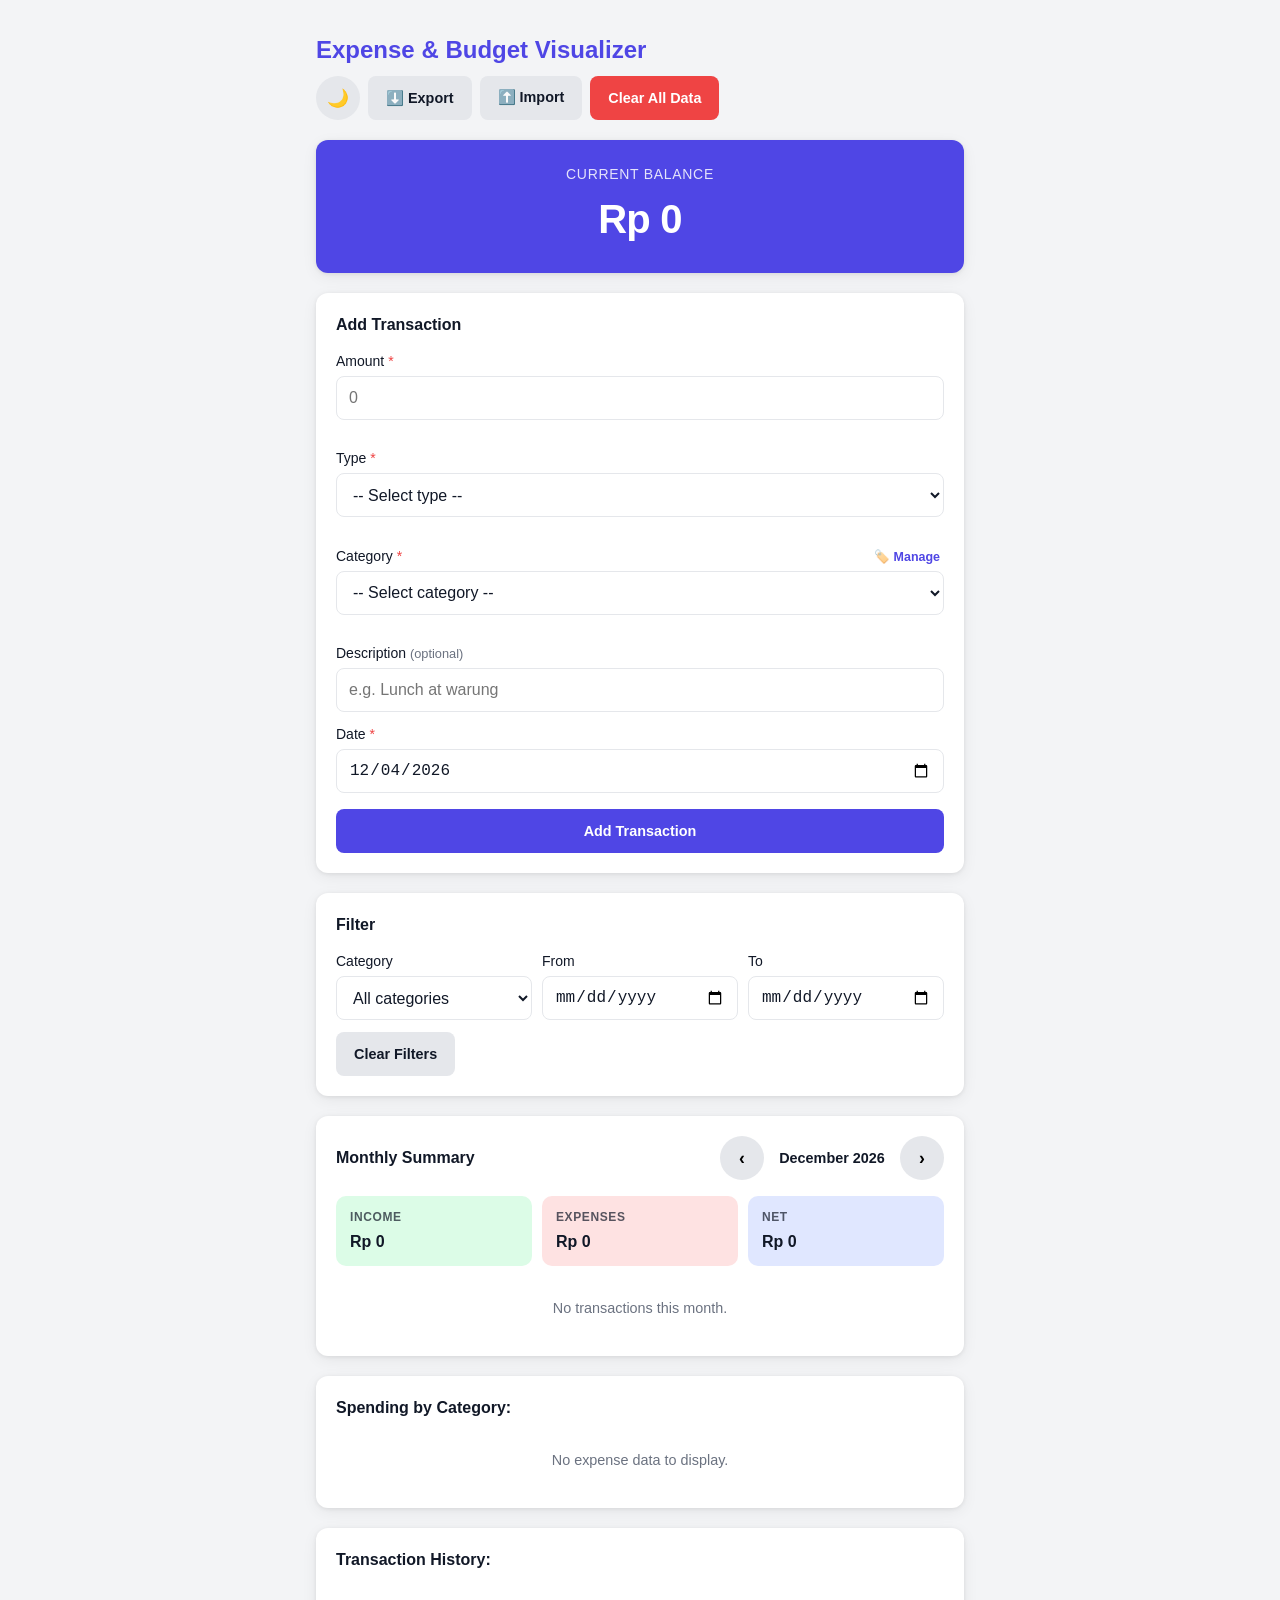
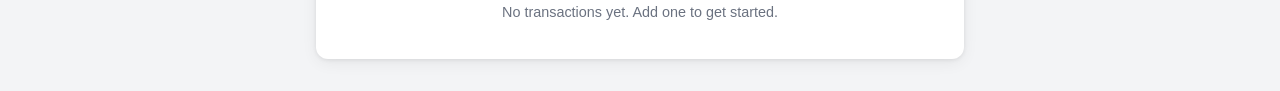
<file: index.html>
<!DOCTYPE html>
<html lang="en">
  <head>
    <meta charset="UTF-8" />
    <meta name="viewport" content="width=device-width, initial-scale=1.0" />
    <title>Expense &amp; Budget Visualizer</title>
    <link rel="stylesheet" href="css/style.css" />
  </head>
  <body>

    <!-- Storage warning banner (hidden by default) -->
    <div id="storage-warning" class="storage-warning hidden" role="alert">
      ⚠️ Local Storage is unavailable. Data will not be saved this session.
    </div>

    <div class="app-wrapper">

      <!-- HEADER -->
      <header class="app-header">
        <h1>Expense &amp; Budget Visualizer</h1>
        <div class="header-actions">
          <button id="btn-theme-toggle" class="btn btn-icon-round" type="button" title="Toggle dark/light mode" aria-label="Toggle dark/light mode">
            🌙
          </button>
          <button id="btn-export" class="btn btn-secondary" type="button" title="Export data as JSON backup">
            ⬇️ Export
          </button>
          <label id="btn-import-label" class="btn btn-secondary" title="Import data from JSON backup">
            ⬆️ Import
            <input type="file" id="input-import-file" accept=".json" style="display:none" />
          </label>
          <button id="btn-clear-all" class="btn btn-danger" type="button">
            Clear All Data
          </button>
        </div>
      </header>

      <!-- BALANCE CARD -->
      <section class="balance-card" aria-label="Current Balance">
        <p class="balance-label">Current Balance</p>
        <p id="balance-display" class="balance-amount neutral">Rp 0</p>
      </section>

      <!-- ADD TRANSACTION FORM -->
      <section class="card form-section" aria-label="Add Transaction">
        <h2>Add Transaction</h2>
        <form id="transaction-form" novalidate>

          <div class="form-row">
            <label for="input-amount">Amount <span class="required">*</span></label>
            <input
              type="number"
              id="input-amount"
              name="amount"
              min="0.01"
              step="0.01"
              placeholder="0"
              autocomplete="off"
            />
            <span class="field-error" id="error-amount"></span>
          </div>

          <div class="form-row">
            <label for="input-type">Type <span class="required">*</span></label>
            <select id="input-type" name="type">
              <option value="">-- Select type --</option>
              <option value="income">Income</option>
              <option value="expense">Expense</option>
            </select>
            <span class="field-error" id="error-type"></span>
          </div>

          <div class="form-row">
            <div class="category-label-row">
              <label for="input-category">Category <span class="required">*</span></label>
              <button id="btn-manage-categories" class="btn-link" type="button">🏷️ Manage</button>
            </div>
            <select id="input-category" name="category">
              <!-- options populated by JS -->
            </select>
            <div id="new-category-row" class="new-category-row hidden">
              <input
                type="text"
                id="input-new-category"
                placeholder="Enter category name…"
                maxlength="32"
                autocomplete="off"
              />
              <button type="button" id="btn-save-category" class="btn btn-primary">Add</button>
              <button type="button" id="btn-cancel-category" class="btn btn-secondary">Cancel</button>
            </div>
            <span class="field-error" id="error-category"></span>
          </div>

          <div class="form-row">
            <label for="input-description">
              Description <span class="optional">(optional)</span>
            </label>
            <input
              type="text"
              id="input-description"
              name="description"
              placeholder="e.g. Lunch at warung"
              autocomplete="off"
            />
          </div>

          <div class="form-row">
            <label for="input-date">Date <span class="required">*</span></label>
            <input type="date" id="input-date" name="date" />
          </div>

          <button type="submit" class="btn btn-primary btn-full">
            Add Transaction
          </button>
        </form>
      </section>

      <!-- FILTER BAR -->
      <section class="card filter-section" aria-label="Filter Transactions">
        <h2>Filter</h2>
        <div class="filter-grid">
          <div class="form-row">
            <label for="filter-category">Category</label>
            <select id="filter-category">
              <!-- options populated by JS -->
            </select>
          </div>
          <div class="form-row">
            <label for="filter-date-from">From</label>
            <input type="date" id="filter-date-from" />
          </div>
          <div class="form-row">
            <label for="filter-date-to">To</label>
            <input type="date" id="filter-date-to" />
          </div>
        </div>
        <button id="btn-clear-filters" class="btn btn-secondary" type="button">
          Clear Filters
        </button>
      </section>

      <!-- MONTHLY SUMMARY -->
      <section class="card summary-section" aria-label="Monthly Summary">
        <div class="summary-header">
          <h2>Monthly Summary</h2>
          <div class="month-nav">
            <button id="btn-month-prev" class="btn btn-icon-round" type="button" aria-label="Previous month">‹</button>
            <span id="month-label" class="month-label"></span>
            <button id="btn-month-next" class="btn btn-icon-round" type="button" aria-label="Next month">›</button>
          </div>
        </div>
        <div class="summary-grid">
          <div class="summary-card income">
            <span class="summary-card-label">Income</span>
            <span id="summary-income" class="summary-card-value">Rp 0</span>
          </div>
          <div class="summary-card expense">
            <span class="summary-card-label">Expenses</span>
            <span id="summary-expense" class="summary-card-value">Rp 0</span>
          </div>
          <div class="summary-card net">
            <span class="summary-card-label">Net</span>
            <span id="summary-net" class="summary-card-value">Rp 0</span>
          </div>
        </div>
        <p id="summary-empty" class="empty-state hidden">No transactions this month.</p>
        <div id="summary-bar-container" class="summary-bar-container">
          <div class="summary-bar-wrap">
            <span class="summary-bar-label">Income</span>
            <div class="summary-bar-track">
              <div id="bar-income" class="summary-bar bar-income" style="width:0%"></div>
            </div>
          </div>
          <div class="summary-bar-wrap">
            <span class="summary-bar-label">Expenses</span>
            <div class="summary-bar-track">
              <div id="bar-expense" class="summary-bar bar-expense" style="width:0%"></div>
            </div>
          </div>
        </div>
      </section>

      <!-- SPENDING CHART -->
      <section class="card chart-section" aria-label="Spending by Category">
        <h2>Spending by Category:</h2>
        <div id="chart-container" class="chart-container">
          <canvas
            id="expense-chart"
            width="300"
            height="300"
            aria-label="Expense pie chart"
          ></canvas>
          <div id="chart-legend" class="chart-legend"></div>
        </div>
        <p id="chart-empty" class="empty-state hidden">No expense data to display.</p>
        <div id="chart-tooltip" class="chart-tooltip hidden" aria-live="polite"></div>
      </section>

      <!-- TRANSACTION HISTORY -->
      <section class="card list-section" aria-label="Transaction History">
        <h2>Transaction History:</h2>
        <ul id="transaction-list" class="transaction-list" aria-live="polite"></ul>
        <p id="list-empty" class="empty-state">
          No transactions yet. Add one to get started.
        </p>
        <button
          id="btn-load-more"
          class="btn btn-secondary btn-full hidden"
          type="button"
        >
          Load more
        </button>
      </section>

    </div><!-- /.app-wrapper -->

    <!-- MANAGE CATEGORIES MODAL -->
    <div id="cat-modal-overlay" class="modal-overlay hidden" role="dialog" aria-modal="true" aria-labelledby="cat-modal-title">
      <div class="modal-box modal-box-wide">
        <div class="modal-header">
          <h3 id="cat-modal-title">Manage Custom Categories</h3>
          <button id="btn-close-cat-modal" class="btn btn-icon" type="button" aria-label="Close">✕</button>
        </div>
        <p class="modal-subtitle">You can only delete categories you created. Built-in categories cannot be removed.</p>
        <ul id="cat-modal-list" class="cat-modal-list" aria-live="polite"></ul>
        <p id="cat-modal-empty" class="empty-state hidden">No custom categories yet. Add one from the form above.</p>
      </div>
    </div>

    <!-- CONFIRMATION MODAL -->
    <div id="modal-overlay" class="modal-overlay hidden" role="dialog" aria-modal="true" aria-labelledby="modal-message">
      <div class="modal-box">
        <p id="modal-message" class="modal-message"></p>
        <div class="modal-actions">
          <button id="modal-cancel" class="btn btn-secondary" type="button">Cancel</button>
          <button id="modal-confirm" class="btn btn-danger" type="button">Confirm</button>
        </div>
      </div>
    </div>

    <script src="js/app.js"></script>
  </body>
</html>
</file>
<file: css/style.css>
/* ============================================================
   RESET & BASE
   ============================================================ */
*, *::before, *::after {
  box-sizing: border-box;
  margin: 0;
  padding: 0;
}

:root {
  --color-primary:     #4f46e5;
  --color-primary-dk:  #3730a3;
  --color-danger:      #ef4444;
  --color-danger-dk:   #b91c1c;
  --color-secondary:   #6b7280;
  --color-income:      #16a34a;
  --color-expense:     #dc2626;
  --color-neutral:     #111827;
  --color-bg:          #f3f4f6;
  --color-surface:     #ffffff;
  --color-border:      #e5e7eb;
  --color-text:        #111827;
  --color-text-muted:  #6b7280;
  --radius:            12px;
  --shadow:            0 1px 4px rgba(0,0,0,.08), 0 4px 16px rgba(0,0,0,.06);
  --transition:        0.2s ease;
  --max-width:         680px;
}

html {
  font-size: 16px;
  -webkit-text-size-adjust: 100%;
}

body {
  font-family: -apple-system, BlinkMacSystemFont, "Segoe UI", Roboto, Helvetica, Arial, sans-serif;
  background: var(--color-bg);
  color: var(--color-text);
  line-height: 1.5;
  min-height: 100vh;
}

/* ============================================================
   STORAGE WARNING
   ============================================================ */
.storage-warning {
  background: #fef3c7;
  color: #92400e;
  text-align: center;
  padding: 10px 16px;
  font-size: 0.875rem;
  font-weight: 500;
}

/* ============================================================
   APP WRAPPER
   ============================================================ */
.app-wrapper {
  max-width: var(--max-width);
  margin: 0 auto;
  padding: 16px;
  display: flex;
  flex-direction: column;
  gap: 16px;
}

/* ============================================================
   HEADER
   ============================================================ */
.app-header {
  display: flex;
  align-items: center;
  justify-content: space-between;
  flex-wrap: wrap;
  gap: 8px;
}

.app-header h1 {
  font-size: 1.25rem;
  font-weight: 700;
  color: var(--color-primary);
}

/* ============================================================
   BALANCE CARD
   ============================================================ */
.balance-card {
  background: var(--color-primary);
  color: #fff;
  border-radius: var(--radius);
  padding: 24px 20px;
  text-align: center;
  box-shadow: var(--shadow);
}

.balance-label {
  font-size: 0.875rem;
  opacity: 0.85;
  margin-bottom: 4px;
  text-transform: uppercase;
  letter-spacing: 0.05em;
}

.balance-amount {
  font-size: 2rem;
  font-weight: 700;
  letter-spacing: -0.02em;
}

.balance-amount.positive { color: #bbf7d0; }
.balance-amount.negative { color: #fca5a5; }
.balance-amount.neutral  { color: #ffffff; }

/* ============================================================
   CARDS
   ============================================================ */
.card {
  background: var(--color-surface);
  border-radius: var(--radius);
  padding: 20px;
  box-shadow: var(--shadow);
}

.card h2 {
  font-size: 1rem;
  font-weight: 600;
  margin-bottom: 14px;
  color: var(--color-text);
}

/* ============================================================
   FORM
   ============================================================ */
.form-row {
  display: flex;
  flex-direction: column;
  gap: 4px;
  margin-bottom: 12px;
}

.form-row label {
  font-size: 0.875rem;
  font-weight: 500;
  color: var(--color-text);
}

.form-row input,
.form-row select {
  width: 100%;
  padding: 10px 12px;
  border: 1px solid var(--color-border);
  border-radius: 8px;
  font-size: 1rem;
  background: var(--color-surface);
  color: var(--color-text);
  transition: border-color var(--transition);
  min-height: 44px;
  appearance: auto;
}

.form-row input:focus,
.form-row select:focus {
  outline: none;
  border-color: var(--color-primary);
  box-shadow: 0 0 0 3px rgba(79,70,229,.15);
}

.form-row input.invalid,
.form-row select.invalid {
  border-color: var(--color-danger);
}

.field-error {
  font-size: 0.78rem;
  color: var(--color-danger);
  min-height: 1em;
}

.required { color: var(--color-danger); }
.optional  { color: var(--color-text-muted); font-size: 0.8rem; }

/* ============================================================
   FILTER
   ============================================================ */
.filter-grid {
  display: grid;
  grid-template-columns: 1fr 1fr 1fr;
  gap: 10px;
}

@media (max-width: 480px) {
  .filter-grid {
    grid-template-columns: 1fr;
  }
}

/* ============================================================
   BUTTONS
   ============================================================ */
.btn {
  display: inline-flex;
  align-items: center;
  justify-content: center;
  padding: 10px 18px;
  border: none;
  border-radius: 8px;
  font-size: 0.9rem;
  font-weight: 600;
  cursor: pointer;
  transition: background var(--transition), transform var(--transition);
  min-height: 44px;
  min-width: 44px;
  text-decoration: none;
}

.btn:active { transform: scale(0.97); }

.btn-primary {
  background: var(--color-primary);
  color: #fff;
}
.btn-primary:hover { background: var(--color-primary-dk); }

.btn-secondary {
  background: var(--color-border);
  color: var(--color-text);
}
.btn-secondary:hover { background: #d1d5db; }

.btn-danger {
  background: var(--color-danger);
  color: #fff;
}
.btn-danger:hover { background: var(--color-danger-dk); }

.btn-icon {
  background: transparent;
  color: var(--color-danger);
  padding: 6px;
  border-radius: 6px;
  font-size: 1rem;
  min-height: 44px;
  min-width: 44px;
}
.btn-icon:hover { background: #fee2e2; }

.btn-full { width: 100%; margin-top: 4px; }

/* ============================================================
   CHART
   ============================================================ */
.chart-container {
  display: flex;
  flex-wrap: wrap;
  align-items: center;
  gap: 20px;
  justify-content: center;
}

#expense-chart {
  max-width: 260px;
  max-height: 260px;
  width: 100%;
  height: auto;
  cursor: pointer;
}

.chart-legend {
  display: flex;
  flex-direction: column;
  gap: 6px;
  font-size: 0.85rem;
}

.legend-item {
  display: flex;
  align-items: center;
  gap: 8px;
}

.legend-color {
  width: 14px;
  height: 14px;
  border-radius: 3px;
  flex-shrink: 0;
}

.chart-tooltip {
  position: fixed;
  background: rgba(17,24,39,.9);
  color: #fff;
  padding: 8px 12px;
  border-radius: 8px;
  font-size: 0.82rem;
  pointer-events: none;
  z-index: 100;
  max-width: 180px;
  line-height: 1.5;
}

/* ============================================================
   TRANSACTION LIST
   ============================================================ */
.transaction-list {
  list-style: none;
  display: flex;
  flex-direction: column;
  gap: 10px;
}

.transaction-item {
  display: flex;
  align-items: center;
  justify-content: space-between;
  gap: 10px;
  padding: 12px 14px;
  border: 1px solid var(--color-border);
  border-radius: 10px;
  background: var(--color-bg);
  transition: box-shadow var(--transition);
}

.transaction-item:hover {
  box-shadow: 0 2px 8px rgba(0,0,0,.08);
}

.tx-info {
  display: flex;
  flex-direction: column;
  gap: 2px;
  flex: 1;
  min-width: 0;
}

.tx-title {
  font-weight: 600;
  font-size: 0.925rem;
  white-space: nowrap;
  overflow: hidden;
  text-overflow: ellipsis;
}

.tx-meta {
  font-size: 0.78rem;
  color: var(--color-text-muted);
}

.tx-amount {
  font-weight: 700;
  font-size: 1rem;
  white-space: nowrap;
}

.tx-amount.income  { color: var(--color-income); }
.tx-amount.expense { color: var(--color-expense); }

/* ============================================================
   EMPTY STATE
   ============================================================ */
.empty-state {
  text-align: center;
  color: var(--color-text-muted);
  font-size: 0.9rem;
  padding: 16px 0;
}

/* ============================================================
   UTILITY
   ============================================================ */
.hidden { display: none !important; }

/* ============================================================
   RESPONSIVE
   ============================================================ */
@media (min-width: 600px) {
  .app-wrapper { padding: 24px 16px; }
  .app-header h1 { font-size: 1.5rem; }
  .balance-amount { font-size: 2.5rem; }
}

@media (min-width: 900px) {
  .app-wrapper { padding: 32px 16px; gap: 20px; }
}

/* ============================================================
   CONFIRMATION MODAL
   ============================================================ */
.modal-overlay {
  position: fixed;
  inset: 0;
  background: rgba(0, 0, 0, 0.5);
  display: flex;
  align-items: center;
  justify-content: center;
  z-index: 200;
  padding: 16px;
}

.modal-box {
  background: var(--color-surface);
  border-radius: var(--radius);
  padding: 24px 20px;
  max-width: 360px;
  width: 100%;
  box-shadow: 0 8px 32px rgba(0, 0, 0, 0.2);
}

.modal-message {
  font-size: 0.95rem;
  line-height: 1.5;
  margin-bottom: 20px;
  color: var(--color-text);
}

.modal-actions {
  display: flex;
  gap: 10px;
  justify-content: flex-end;
}

/* ============================================================
   CUSTOM CATEGORY — INLINE INPUT ROW
   ============================================================ */
.new-category-row {
  display: flex;
  gap: 8px;
  align-items: center;
  margin-top: 6px;
  flex-wrap: wrap;
}

.new-category-row input {
  flex: 1;
  min-width: 140px;
  padding: 8px 12px;
  border: 1px solid var(--color-primary);
  border-radius: 8px;
  font-size: 0.9rem;
  min-height: 44px;
  background: var(--color-surface);
  color: var(--color-text);
  transition: border-color var(--transition);
}

.new-category-row input:focus {
  outline: none;
  box-shadow: 0 0 0 3px rgba(79,70,229,.15);
}

.new-category-row .btn {
  padding: 8px 14px;
  font-size: 0.85rem;
}

/* ── Category color dot in transaction list ── */
.tx-category-dot {
  width: 10px;
  height: 10px;
  border-radius: 50%;
  flex-shrink: 0;
  display: inline-block;
}

/* ============================================================
   SECTION HEADER (title + manage button side by side)
   ============================================================ */
.section-header {
  display: flex;
  align-items: center;
  justify-content: space-between;
  flex-wrap: wrap;
  gap: 8px;
  margin-bottom: 14px;
}

.section-header h2 {
  margin-bottom: 0;
}

.btn-sm {
  padding: 6px 12px;
  font-size: 0.8rem;
  min-height: 36px;
}

/* ============================================================
   MANAGE CATEGORIES MODAL
   ============================================================ */
.modal-box-wide {
  max-width: 480px;
}

.modal-header {
  display: flex;
  align-items: center;
  justify-content: space-between;
  margin-bottom: 6px;
}

.modal-header h3 {
  font-size: 1rem;
  font-weight: 700;
  color: var(--color-text);
}

.modal-subtitle {
  font-size: 0.82rem;
  color: var(--color-text-muted);
  margin-bottom: 16px;
  line-height: 1.4;
}

.cat-modal-list {
  list-style: none;
  display: flex;
  flex-direction: column;
  gap: 8px;
  max-height: 320px;
  overflow-y: auto;
}

.cat-modal-item {
  display: flex;
  align-items: center;
  gap: 10px;
  padding: 10px 12px;
  border: 1px solid var(--color-border);
  border-radius: 8px;
  background: var(--color-bg);
}

.cat-modal-dot {
  width: 12px;
  height: 12px;
  border-radius: 50%;
  flex-shrink: 0;
}

.cat-modal-name {
  flex: 1;
  font-weight: 600;
  font-size: 0.9rem;
}

.cat-modal-usage {
  font-size: 0.78rem;
  color: var(--color-text-muted);
  white-space: nowrap;
}

.btn-icon-sm {
  min-height: 36px;
  min-width: 36px;
  font-size: 0.9rem;
}

/* ============================================================
   CATEGORY LABEL ROW — label + manage button side by side
   ============================================================ */
.category-label-row {
  display: flex;
  align-items: center;
  justify-content: space-between;
  gap: 8px;
}

.btn-link {
  background: none;
  border: none;
  color: var(--color-primary);
  font-size: 0.78rem;
  font-weight: 600;
  cursor: pointer;
  padding: 2px 4px;
  border-radius: 4px;
  transition: color var(--transition), background var(--transition);
  white-space: nowrap;
  min-height: unset;
}

.btn-link:hover {
  color: var(--color-primary-dk);
  background: rgba(79,70,229,.08);
}

/* ============================================================
   MANAGE CATEGORIES MODAL
   ============================================================ */
.modal-box-wide {
  max-width: 440px;
}

.modal-header {
  display: flex;
  align-items: center;
  justify-content: space-between;
  margin-bottom: 4px;
}

.modal-header h3 {
  font-size: 1rem;
  font-weight: 700;
  color: var(--color-text);
}

.modal-subtitle {
  font-size: 0.8rem;
  color: var(--color-text-muted);
  margin-bottom: 14px;
}

.cat-modal-list {
  list-style: none;
  display: flex;
  flex-direction: column;
  gap: 8px;
  max-height: 320px;
  overflow-y: auto;
}

.cat-modal-item {
  display: flex;
  align-items: center;
  gap: 10px;
  padding: 10px 12px;
  border: 1px solid var(--color-border);
  border-radius: 8px;
  background: var(--color-bg);
}

.cat-modal-dot {
  width: 12px;
  height: 12px;
  border-radius: 50%;
  flex-shrink: 0;
}

.cat-modal-name {
  flex: 1;
  font-size: 0.9rem;
  font-weight: 500;
}

.cat-modal-badge {
  font-size: 0.72rem;
  background: var(--color-border);
  color: var(--color-text-muted);
  padding: 2px 7px;
  border-radius: 99px;
}

.btn-icon-sm {
  background: transparent;
  border: none;
  color: var(--color-danger);
  cursor: pointer;
  padding: 4px 6px;
  border-radius: 6px;
  font-size: 0.95rem;
  min-height: 36px;
  min-width: 36px;
  display: inline-flex;
  align-items: center;
  justify-content: center;
  transition: background var(--transition);
}

.btn-icon-sm:hover { background: #fee2e2; }
.btn-icon-sm:disabled {
  opacity: 0.3;
  cursor: not-allowed;
}

/* ============================================================
   HEADER ACTIONS (theme toggle + clear all side by side)
   ============================================================ */
.header-actions {
  display: flex;
  align-items: center;
  gap: 8px;
  flex-wrap: wrap;
}

.btn-icon-round {
  background: var(--color-border);
  border: none;
  border-radius: 50%;
  width: 44px;
  height: 44px;
  font-size: 1.1rem;
  cursor: pointer;
  display: inline-flex;
  align-items: center;
  justify-content: center;
  transition: background var(--transition), transform var(--transition);
  flex-shrink: 0;
}

.btn-icon-round:hover  { background: #d1d5db; }
.btn-icon-round:active { transform: scale(0.93); }

/* ============================================================
   DARK MODE — applied via class="dark" on <html>
   ============================================================ */
html.dark {
  --color-primary:     #818cf8;
  --color-primary-dk:  #6366f1;
  --color-danger:      #f87171;
  --color-danger-dk:   #ef4444;
  --color-income:      #4ade80;
  --color-expense:     #f87171;
  --color-bg:          #111827;
  --color-surface:     #1f2937;
  --color-border:      #374151;
  --color-text:        #f9fafb;
  --color-text-muted:  #9ca3af;
  --shadow:            0 1px 4px rgba(0,0,0,.4), 0 4px 16px rgba(0,0,0,.3);
}

html.dark body {
  background: var(--color-bg);
  color: var(--color-text);
}

html.dark .balance-card {
  background: #312e81;
}

html.dark .transaction-item {
  background: #111827;
  border-color: var(--color-border);
}

html.dark .form-row input,
html.dark .form-row select,
html.dark .new-category-row input {
  background: #111827;
  color: var(--color-text);
  border-color: var(--color-border);
}

html.dark .form-row input::placeholder { color: #6b7280; }

html.dark .btn-secondary {
  background: var(--color-border);
  color: var(--color-text);
}
html.dark .btn-secondary:hover { background: #4b5563; }

html.dark .btn-icon-round {
  background: var(--color-border);
  color: var(--color-text);
}
html.dark .btn-icon-round:hover { background: #4b5563; }

html.dark .cat-modal-item {
  background: #111827;
  border-color: var(--color-border);
}

html.dark .modal-box {
  background: var(--color-surface);
}

html.dark .storage-warning {
  background: #451a03;
  color: #fcd34d;
}

/* ============================================================
   TOAST NOTIFICATION
   ============================================================ */
.toast {
  position: fixed;
  bottom: 24px;
  left: 50%;
  transform: translateX(-50%) translateY(20px);
  background: #1f2937;
  color: #f9fafb;
  padding: 12px 20px;
  border-radius: 10px;
  font-size: 0.9rem;
  font-weight: 500;
  box-shadow: 0 4px 20px rgba(0,0,0,.25);
  opacity: 0;
  transition: opacity 0.3s ease, transform 0.3s ease;
  z-index: 300;
  max-width: 90vw;
  text-align: center;
  pointer-events: none;
}

.toast.toast-visible {
  opacity: 1;
  transform: translateX(-50%) translateY(0);
}

.toast.toast-error {
  background: #7f1d1d;
  color: #fecaca;
}

html.dark .toast {
  background: #f9fafb;
  color: #111827;
}

html.dark .toast.toast-error {
  background: #7f1d1d;
  color: #fecaca;
}

/* ============================================================
   IMPORT LABEL — styled as a button
   ============================================================ */
#btn-import-label {
  cursor: pointer;
  user-select: none;
}

/* ============================================================
   MONTHLY SUMMARY
   ============================================================ */
.summary-header {
  display: flex;
  align-items: center;
  justify-content: space-between;
  flex-wrap: wrap;
  gap: 8px;
  margin-bottom: 16px;
}

.summary-header h2 { margin-bottom: 0; }

.month-nav {
  display: flex;
  align-items: center;
  gap: 8px;
}

.month-label {
  font-weight: 600;
  font-size: 0.9rem;
  min-width: 120px;
  text-align: center;
  color: var(--color-text);
}

.summary-grid {
  display: grid;
  grid-template-columns: repeat(3, 1fr);
  gap: 10px;
  margin-bottom: 16px;
}

@media (max-width: 400px) {
  .summary-grid { grid-template-columns: 1fr; }
}

.summary-card {
  border-radius: 10px;
  padding: 12px 14px;
  display: flex;
  flex-direction: column;
  gap: 4px;
}

.summary-card.income  { background: #dcfce7; }
.summary-card.expense { background: #fee2e2; }
.summary-card.net     { background: #e0e7ff; }

html.dark .summary-card.income  { background: #14532d; }
html.dark .summary-card.expense { background: #7f1d1d; }
html.dark .summary-card.net     { background: #1e1b4b; }

.summary-card-label {
  font-size: 0.75rem;
  font-weight: 600;
  text-transform: uppercase;
  letter-spacing: 0.05em;
  opacity: 0.7;
  color: var(--color-text);
}

.summary-card-value {
  font-size: 1rem;
  font-weight: 700;
  color: var(--color-text);
}

.summary-card-value.positive { color: var(--color-income); }
.summary-card-value.negative { color: var(--color-expense); }

/* Progress bars */
.summary-bar-container {
  display: flex;
  flex-direction: column;
  gap: 8px;
  margin-top: 4px;
}

.summary-bar-wrap {
  display: flex;
  align-items: center;
  gap: 10px;
}

.summary-bar-label {
  font-size: 0.78rem;
  font-weight: 500;
  color: var(--color-text-muted);
  width: 58px;
  flex-shrink: 0;
}

.summary-bar-track {
  flex: 1;
  background: var(--color-border);
  border-radius: 99px;
  height: 10px;
  overflow: hidden;
}

.summary-bar {
  height: 100%;
  border-radius: 99px;
  transition: width 0.4s ease;
}

.bar-income  { background: var(--color-income); }
.bar-expense { background: var(--color-expense); }

/* Disable state for next month button */
#btn-month-next:disabled {
  opacity: 0.35;
  cursor: not-allowed;
}
</file>
